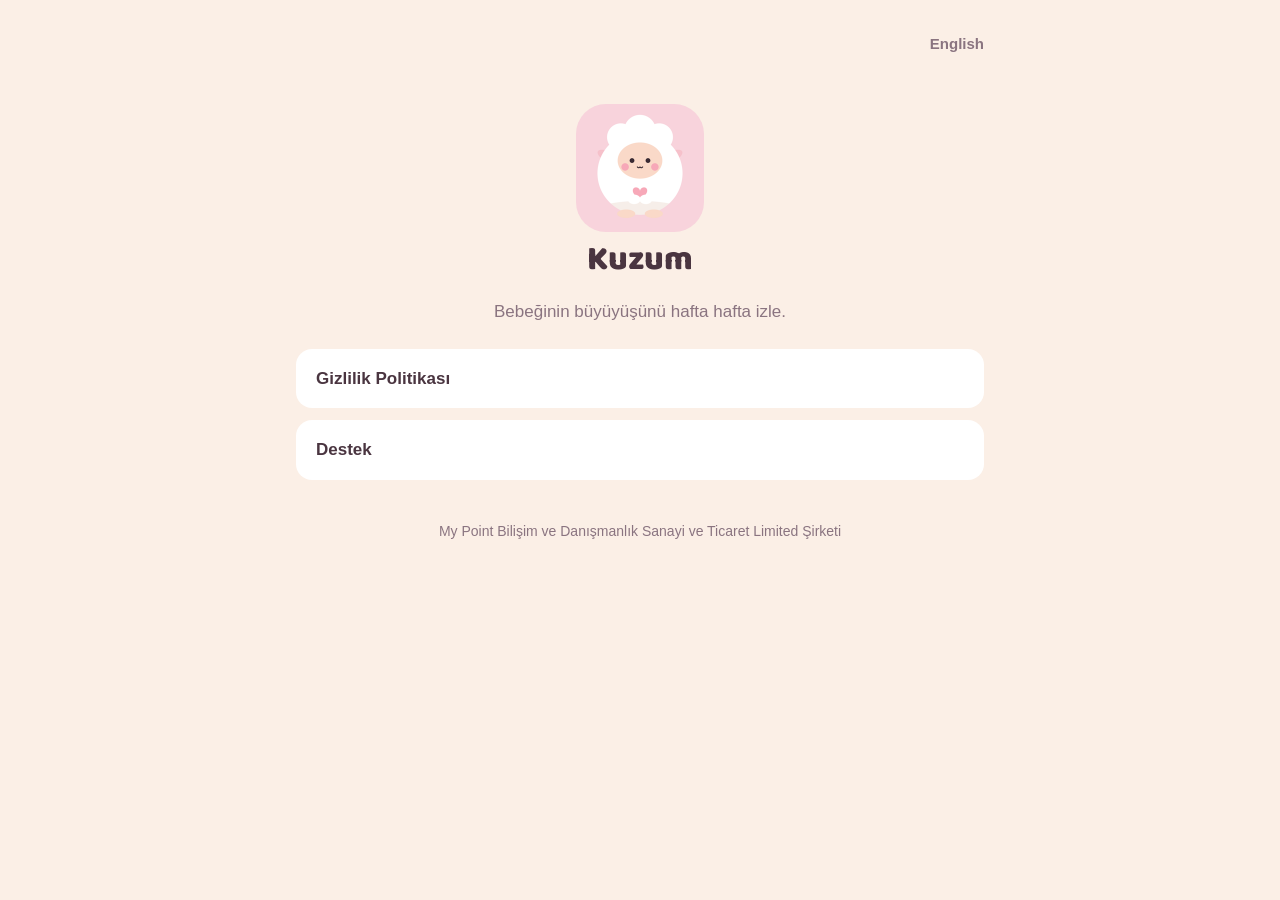
<file: index.html>
<!doctype html>
<html lang="tr">
  <head>
    <meta charset="utf-8" />
    <meta name="viewport" content="width=device-width, initial-scale=1" />
    <title>Kuzum</title>
    <meta name="description" content="Kuzum: bebeğinin büyüyüşünü hafta hafta izle." />
    <link rel="icon" href="favicon.png" />
    <link rel="stylesheet" href="style.css" />
    <link rel="alternate" hreflang="en" href="/en/" />
  </head>
  <body>
    <main>
      <header>
        <span></span>
        <a class="lang" href="/en/" lang="en">English</a>
      </header>

      <div class="hero">
        <img src="icon.png" alt="Kuzum" />
        <h1>Kuzum</h1>
        <p>Bebeğinin büyüyüşünü hafta hafta izle.</p>
      </div>

      <nav class="links">
        <a href="/gizlilik/">Gizlilik Politikası</a>
        <a href="/destek/">Destek</a>
      </nav>

      <footer>My Point Bilişim ve Danışmanlık Sanayi ve Ticaret Limited Şirketi</footer>
    </main>
  </body>
</html>
</file>
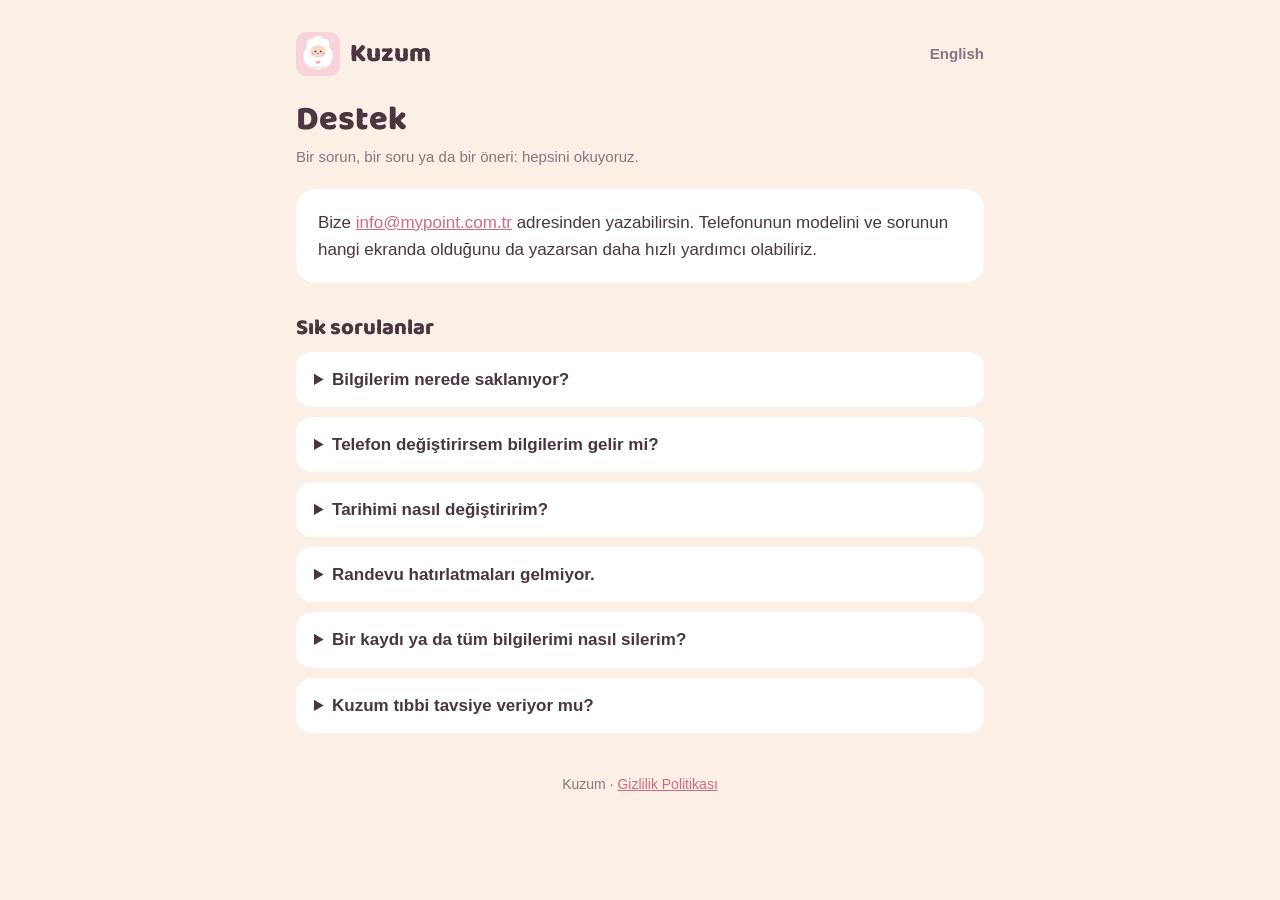
<file: destek/index.html>
<!doctype html>
<html lang="tr">
  <head>
    <meta charset="utf-8" />
    <meta name="viewport" content="width=device-width, initial-scale=1" />
    <title>Destek · Kuzum</title>
    <meta name="description" content="Kuzum destek: sık sorulan sorular ve iletişim." />
    <link rel="icon" href="../favicon.png" />
    <link rel="stylesheet" href="../style.css" />
    <link rel="alternate" hreflang="en" href="/en/support/" />
  </head>
  <body>
    <main>
      <header>
        <a class="brand" href="/"><img src="../icon.png" alt="" />Kuzum</a>
        <a class="lang" href="/en/support/" lang="en">English</a>
      </header>

      <h1>Destek</h1>
      <p class="updated">Bir sorun, bir soru ya da bir öneri: hepsini okuyoruz.</p>

      <div class="card">
        <p style="margin: 0">
          Bize <a href="mailto:info@mypoint.com.tr">info@mypoint.com.tr</a> adresinden yazabilirsin. Telefonunun
          modelini ve sorunun hangi ekranda olduğunu da yazarsan daha hızlı yardımcı olabiliriz.
        </p>
      </div>

      <h2>Sık sorulanlar</h2>

      <details>
        <summary>Bilgilerim nerede saklanıyor?</summary>
        <p>
          Yalnızca telefonunda. Kuzum'da hesap yok ve girdiğin hiçbir bilgi bize gönderilmez. Ayrıntılar
          <a href="/gizlilik/">gizlilik politikasında</a>.
        </p>
      </details>

      <details>
        <summary>Telefon değiştirirsem bilgilerim gelir mi?</summary>
        <p>
          Yeni telefonunu eski telefonunun yedeğinden kurarsan (iCloud Yedekleme, bilgisayar yedeği ya da Google yedeklemesi) Kuzum
          tarihlerin, kayıtların ve fotoğraflarınla birlikte gelir. Yedek yoksa uygulama silindiğinde bilgiler de silinir; geri
          getiremeyiz çünkü bizde bir kopyası yok.
        </p>
      </details>

      <details>
        <summary>Tarihimi nasıl değiştiririm?</summary>
        <p>Ayarlar sekmesinde tarihlerin altındaki "Düzenle"ye dokun. Son adet tarihini ya da tahmini doğum tarihini girebilirsin.</p>
      </details>

      <details>
        <summary>Randevu hatırlatmaları gelmiyor.</summary>
        <p>
          Telefonunun Ayarlar → Bildirimler → Kuzum bölümünden bildirimlerin açık olduğuna bak. Hatırlatma, randevudan bir gün önce
          aynı saatte gelir; randevuyu daha yakın bir zamana eklediysen bir saat önce gelir.
        </p>
      </details>

      <details>
        <summary>Bir kaydı ya da tüm bilgilerimi nasıl silerim?</summary>
        <p>
          Kayıtların çoğu, üzerine uzun basınca ya da kendi ekranındaki "Sil" düğmesiyle silinir. Her şeyi silmek için Ayarlar →
          "Tüm verilerimi sil"i kullanabilir ya da uygulamayı telefonundan kaldırabilirsin.
        </p>
      </details>

      <details>
        <summary>Kuzum tıbbi tavsiye veriyor mu?</summary>
        <p>
          Hayır. Kuzum'daki bilgiler geneldir ve tıbbi tavsiye yerine geçmez; Kuzum tıbbi bir cihaz değildir. Tekme sayacı ve kasılma
          ölçer yalnızca kayıt tutar, değerlendirme yapmaz. Sağlığınla ve bebeğinle ilgili her konuda doktoruna ya da ebene danış.
        </p>
      </details>

      <footer>Kuzum · <a href="/gizlilik/">Gizlilik Politikası</a></footer>
    </main>
  </body>
</html>
</file>
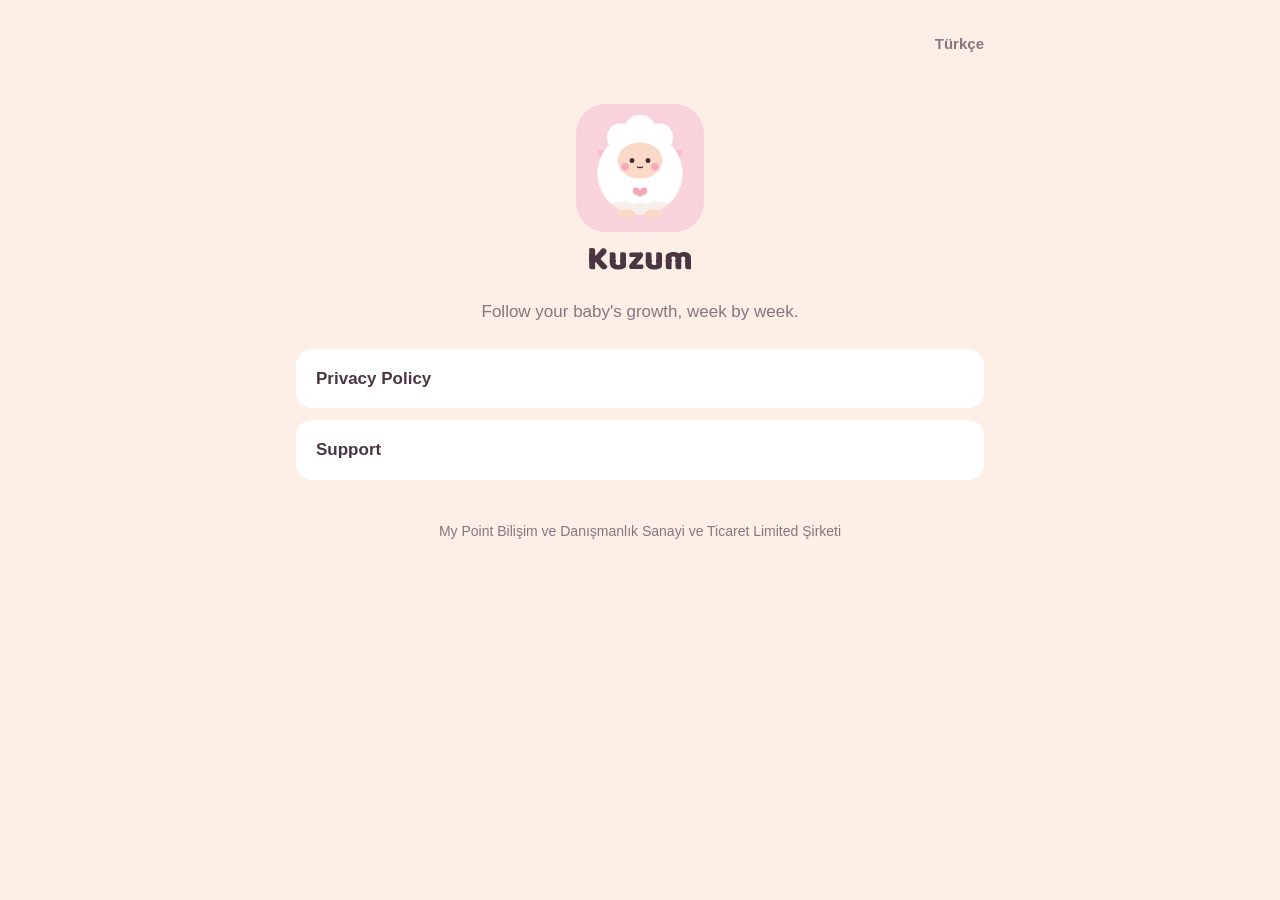
<file: en/index.html>
<!doctype html>
<html lang="en">
  <head>
    <meta charset="utf-8" />
    <meta name="viewport" content="width=device-width, initial-scale=1" />
    <title>Kuzum</title>
    <meta name="description" content="Kuzum: follow your baby's growth, week by week." />
    <link rel="icon" href="../favicon.png" />
    <link rel="stylesheet" href="../style.css" />
    <link rel="alternate" hreflang="tr" href="/" />
  </head>
  <body>
    <main>
      <header>
        <span></span>
        <a class="lang" href="/" lang="tr">Türkçe</a>
      </header>

      <div class="hero">
        <img src="../icon.png" alt="Kuzum" />
        <h1>Kuzum</h1>
        <p>Follow your baby's growth, week by week.</p>
      </div>

      <nav class="links">
        <a href="/en/privacy/">Privacy Policy</a>
        <a href="/en/support/">Support</a>
      </nav>

      <footer>My Point Bilişim ve Danışmanlık Sanayi ve Ticaret Limited Şirketi</footer>
    </main>
  </body>
</html>
</file>
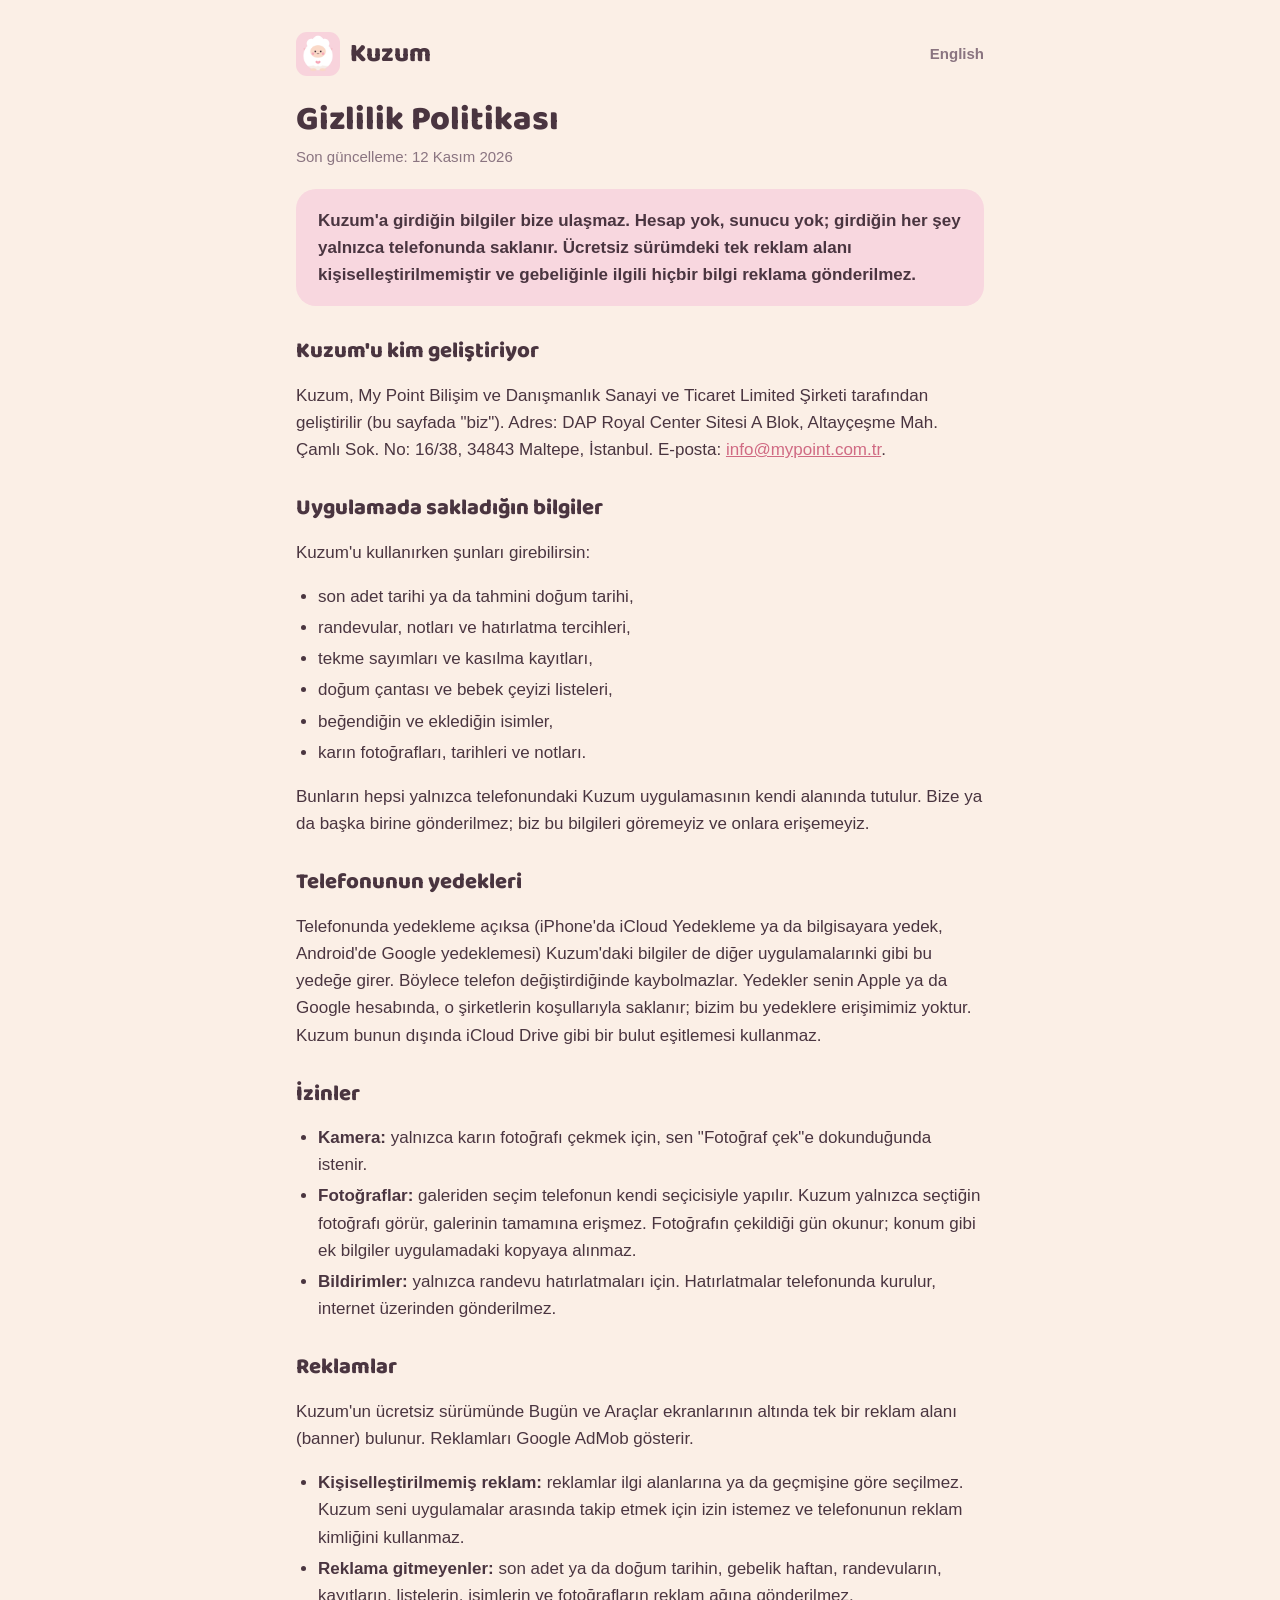
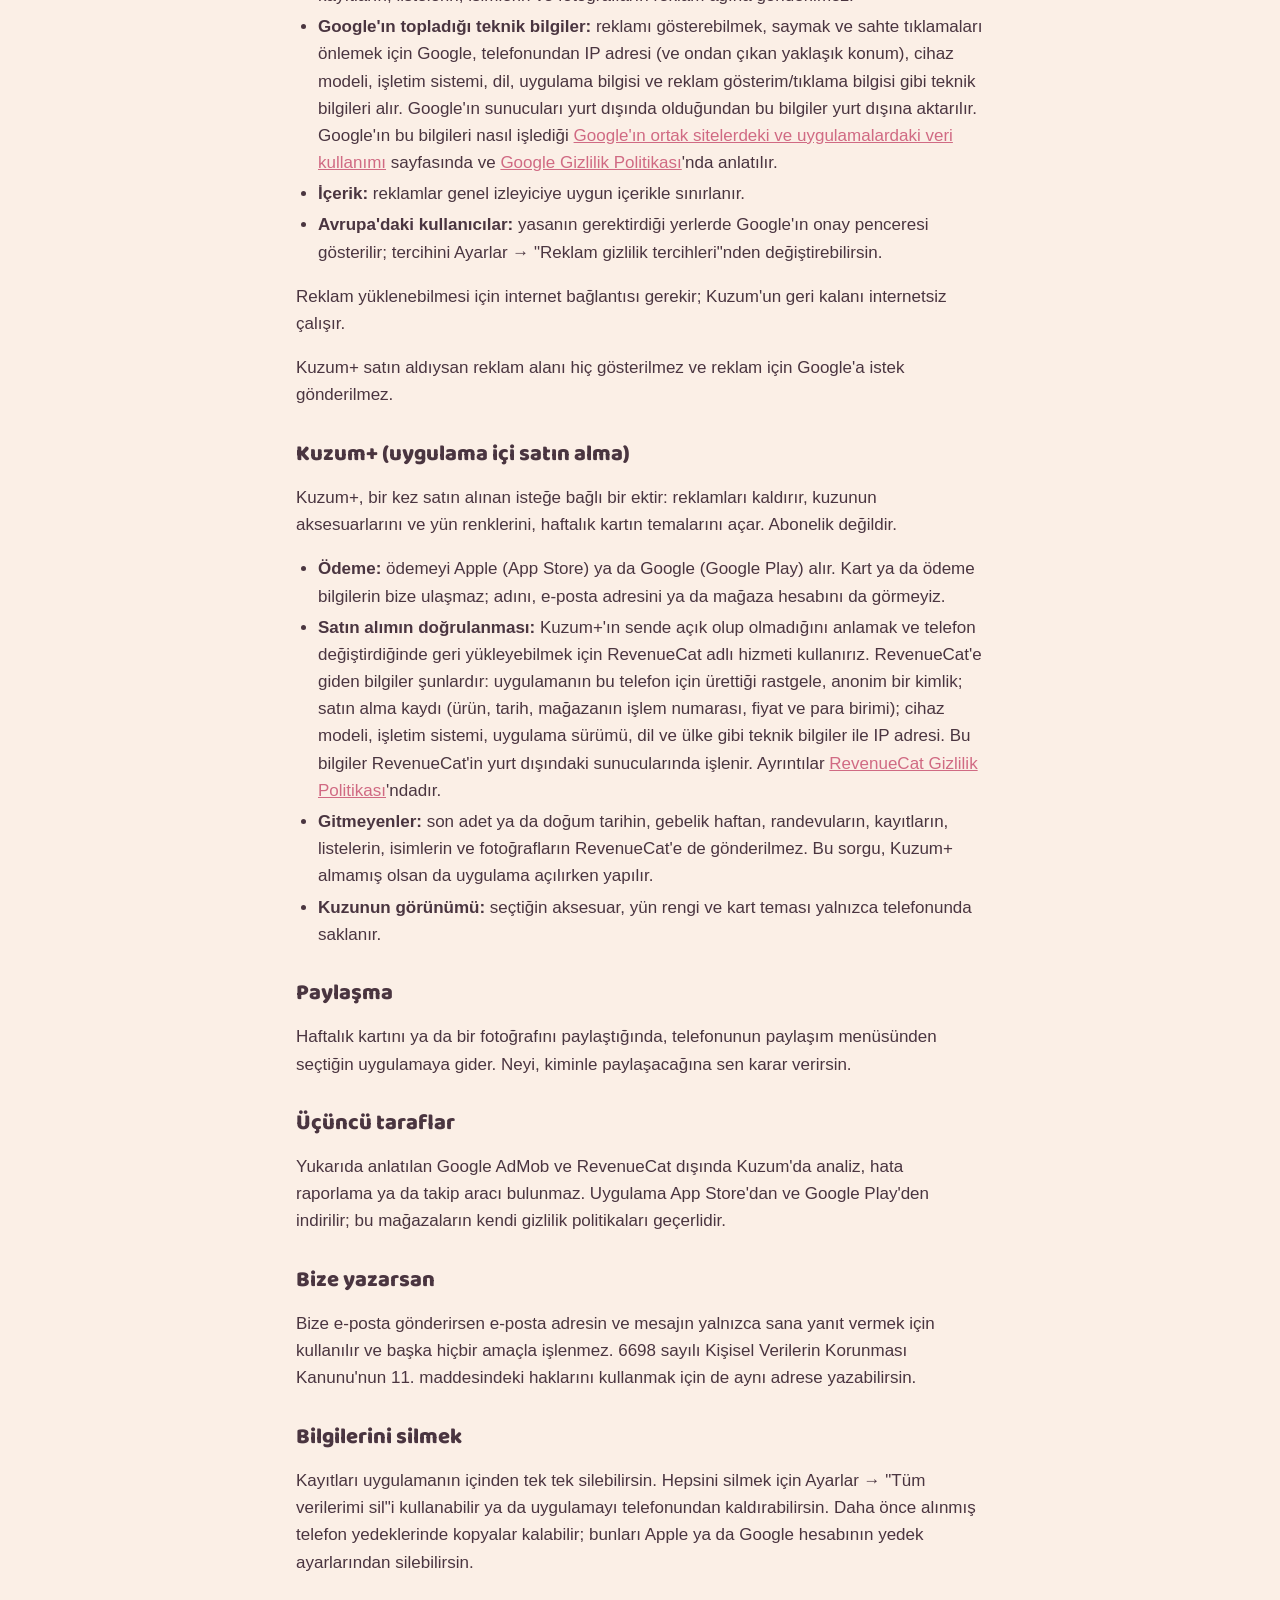
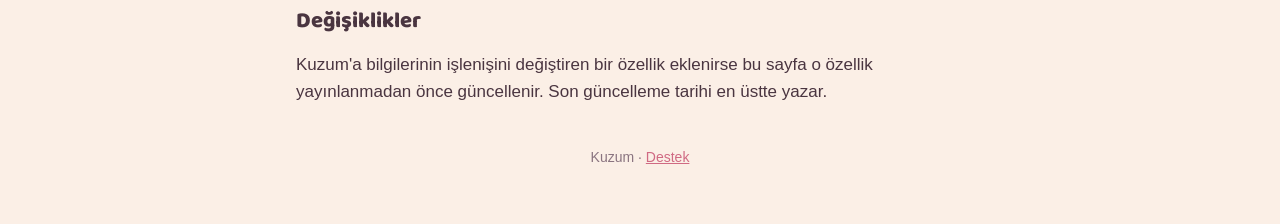
<file: gizlilik/index.html>
<!doctype html>
<html lang="tr">
  <head>
    <meta charset="utf-8" />
    <meta name="viewport" content="width=device-width, initial-scale=1" />
    <title>Gizlilik Politikası · Kuzum</title>
    <meta name="description" content="Kuzum gizlilik politikası: bilgilerin yalnızca telefonunda saklanır." />
    <link rel="icon" href="../favicon.png" />
    <link rel="stylesheet" href="../style.css" />
    <link rel="alternate" hreflang="en" href="/en/privacy/" />
  </head>
  <body>
    <main>
      <header>
        <a class="brand" href="/"><img src="../icon.png" alt="" />Kuzum</a>
        <a class="lang" href="/en/privacy/" lang="en">English</a>
      </header>

      <h1>Gizlilik Politikası</h1>
      <p class="updated">Son güncelleme: 12 Kasım 2026</p>

      <p class="summary">
        Kuzum'a girdiğin bilgiler bize ulaşmaz. Hesap yok, sunucu yok; girdiğin her şey yalnızca telefonunda saklanır. Ücretsiz
        sürümdeki tek reklam alanı kişiselleştirilmemiştir ve gebeliğinle ilgili hiçbir bilgi reklama gönderilmez.
      </p>

      <h2>Kuzum'u kim geliştiriyor</h2>
      <p>
        Kuzum, My Point Bilişim ve Danışmanlık Sanayi ve Ticaret Limited Şirketi tarafından geliştirilir (bu sayfada "biz"). Adres: DAP Royal Center Sitesi A Blok, Altayçeşme Mah. Çamlı Sok. No: 16/38, 34843 Maltepe, İstanbul. E-posta:
        <a href="mailto:info@mypoint.com.tr">info@mypoint.com.tr</a>.
      </p>

      <h2>Uygulamada sakladığın bilgiler</h2>
      <p>Kuzum'u kullanırken şunları girebilirsin:</p>
      <ul>
        <li>son adet tarihi ya da tahmini doğum tarihi,</li>
        <li>randevular, notları ve hatırlatma tercihleri,</li>
        <li>tekme sayımları ve kasılma kayıtları,</li>
        <li>doğum çantası ve bebek çeyizi listeleri,</li>
        <li>beğendiğin ve eklediğin isimler,</li>
        <li>karın fotoğrafları, tarihleri ve notları.</li>
      </ul>
      <p>
        Bunların hepsi yalnızca telefonundaki Kuzum uygulamasının kendi alanında tutulur. Bize ya da başka birine gönderilmez; biz bu
        bilgileri göremeyiz ve onlara erişemeyiz.
      </p>

      <h2>Telefonunun yedekleri</h2>
      <p>
        Telefonunda yedekleme açıksa (iPhone'da iCloud Yedekleme ya da bilgisayara yedek, Android'de Google yedeklemesi) Kuzum'daki
        bilgiler de diğer uygulamalarınki gibi bu yedeğe girer. Böylece telefon değiştirdiğinde kaybolmazlar. Yedekler senin Apple ya
        da Google hesabında, o şirketlerin koşullarıyla saklanır; bizim bu yedeklere erişimimiz yoktur. Kuzum bunun dışında iCloud
        Drive gibi bir bulut eşitlemesi kullanmaz.
      </p>

      <h2>İzinler</h2>
      <ul>
        <li>
          <strong>Kamera:</strong> yalnızca karın fotoğrafı çekmek için, sen "Fotoğraf çek"e dokunduğunda istenir.
        </li>
        <li>
          <strong>Fotoğraflar:</strong> galeriden seçim telefonun kendi seçicisiyle yapılır. Kuzum yalnızca seçtiğin fotoğrafı görür,
          galerinin tamamına erişmez. Fotoğrafın çekildiği gün okunur; konum gibi ek bilgiler uygulamadaki kopyaya alınmaz.
        </li>
        <li>
          <strong>Bildirimler:</strong> yalnızca randevu hatırlatmaları için. Hatırlatmalar telefonunda kurulur, internet üzerinden
          gönderilmez.
        </li>
      </ul>

      <h2>Reklamlar</h2>
      <p>
        Kuzum'un ücretsiz sürümünde Bugün ve Araçlar ekranlarının altında tek bir reklam alanı (banner) bulunur. Reklamları Google
        AdMob gösterir.
      </p>
      <ul>
        <li>
          <strong>Kişiselleştirilmemiş reklam:</strong> reklamlar ilgi alanlarına ya da geçmişine göre seçilmez. Kuzum seni
          uygulamalar arasında takip etmek için izin istemez ve telefonunun reklam kimliğini kullanmaz.
        </li>
        <li>
          <strong>Reklama gitmeyenler:</strong> son adet ya da doğum tarihin, gebelik haftan, randevuların, kayıtların, listelerin,
          isimlerin ve fotoğrafların reklam ağına gönderilmez.
        </li>
        <li>
          <strong>Google'ın topladığı teknik bilgiler:</strong> reklamı gösterebilmek, saymak ve sahte tıklamaları önlemek için Google,
          telefonundan IP adresi (ve ondan çıkan yaklaşık konum), cihaz modeli, işletim sistemi, dil, uygulama bilgisi ve reklam
          gösterim/tıklama bilgisi gibi teknik bilgileri alır. Google'ın sunucuları yurt dışında olduğundan bu bilgiler yurt dışına
          aktarılır. Google'ın bu bilgileri nasıl işlediği
          <a href="https://policies.google.com/technologies/partner-sites?hl=tr">Google'ın ortak sitelerdeki ve uygulamalardaki veri
          kullanımı</a> sayfasında ve <a href="https://policies.google.com/privacy?hl=tr">Google Gizlilik Politikası</a>'nda
          anlatılır.
        </li>
        <li>
          <strong>İçerik:</strong> reklamlar genel izleyiciye uygun içerikle sınırlanır.
        </li>
        <li>
          <strong>Avrupa'daki kullanıcılar:</strong> yasanın gerektirdiği yerlerde Google'ın onay penceresi gösterilir; tercihini
          Ayarlar → "Reklam gizlilik tercihleri"nden değiştirebilirsin.
        </li>
      </ul>
      <p>Reklam yüklenebilmesi için internet bağlantısı gerekir; Kuzum'un geri kalanı internetsiz çalışır.</p>
      <p>
        Kuzum+ satın aldıysan reklam alanı hiç gösterilmez ve reklam için Google'a istek gönderilmez.
      </p>

      <h2>Kuzum+ (uygulama içi satın alma)</h2>
      <p>
        Kuzum+, bir kez satın alınan isteğe bağlı bir ektir: reklamları kaldırır, kuzunun aksesuarlarını ve yün renklerini, haftalık
        kartın temalarını açar. Abonelik değildir.
      </p>
      <ul>
        <li>
          <strong>Ödeme:</strong> ödemeyi Apple (App Store) ya da Google (Google Play) alır. Kart ya da ödeme bilgilerin bize ulaşmaz;
          adını, e-posta adresini ya da mağaza hesabını da görmeyiz.
        </li>
        <li>
          <strong>Satın alımın doğrulanması:</strong> Kuzum+'ın sende açık olup olmadığını anlamak ve telefon değiştirdiğinde geri
          yükleyebilmek için RevenueCat adlı hizmeti kullanırız. RevenueCat'e giden bilgiler şunlardır: uygulamanın bu telefon için
          ürettiği rastgele, anonim bir kimlik; satın alma kaydı (ürün, tarih, mağazanın işlem numarası, fiyat ve para birimi);
          cihaz modeli, işletim sistemi, uygulama sürümü, dil ve ülke gibi teknik bilgiler ile IP adresi. Bu bilgiler RevenueCat'in
          yurt dışındaki sunucularında işlenir. Ayrıntılar
          <a href="https://www.revenuecat.com/privacy">RevenueCat Gizlilik Politikası</a>'ndadır.
        </li>
        <li>
          <strong>Gitmeyenler:</strong> son adet ya da doğum tarihin, gebelik haftan, randevuların, kayıtların, listelerin, isimlerin ve
          fotoğrafların RevenueCat'e de gönderilmez. Bu sorgu, Kuzum+ almamış olsan da uygulama açılırken yapılır.
        </li>
        <li>
          <strong>Kuzunun görünümü:</strong> seçtiğin aksesuar, yün rengi ve kart teması yalnızca telefonunda saklanır.
        </li>
      </ul>

      <h2>Paylaşma</h2>
      <p>
        Haftalık kartını ya da bir fotoğrafını paylaştığında, telefonunun paylaşım menüsünden seçtiğin uygulamaya gider. Neyi, kiminle
        paylaşacağına sen karar verirsin.
      </p>

      <h2>Üçüncü taraflar</h2>
      <p>
        Yukarıda anlatılan Google AdMob ve RevenueCat dışında Kuzum'da analiz, hata raporlama ya da takip aracı bulunmaz. Uygulama App Store'dan
        ve Google Play'den indirilir; bu mağazaların kendi gizlilik politikaları geçerlidir.
      </p>

      <h2>Bize yazarsan</h2>
      <p>
        Bize e-posta gönderirsen e-posta adresin ve mesajın yalnızca sana yanıt vermek için kullanılır ve başka hiçbir amaçla
        işlenmez. 6698 sayılı Kişisel Verilerin Korunması Kanunu'nun 11. maddesindeki haklarını kullanmak için de aynı adrese
        yazabilirsin.
      </p>

      <h2>Bilgilerini silmek</h2>
      <p>
        Kayıtları uygulamanın içinden tek tek silebilirsin. Hepsini silmek için Ayarlar → "Tüm verilerimi sil"i kullanabilir ya da uygulamayı telefonundan kaldırabilirsin. Daha önce
        alınmış telefon yedeklerinde kopyalar kalabilir; bunları Apple ya da Google hesabının yedek ayarlarından silebilirsin.
      </p>

      <h2>Değişiklikler</h2>
      <p>
        Kuzum'a bilgilerinin işlenişini değiştiren bir özellik eklenirse bu sayfa o özellik yayınlanmadan önce güncellenir. Son güncelleme tarihi en üstte yazar.
      </p>

      <footer>Kuzum · <a href="/destek/">Destek</a></footer>
    </main>
  </body>
</html>
</file>
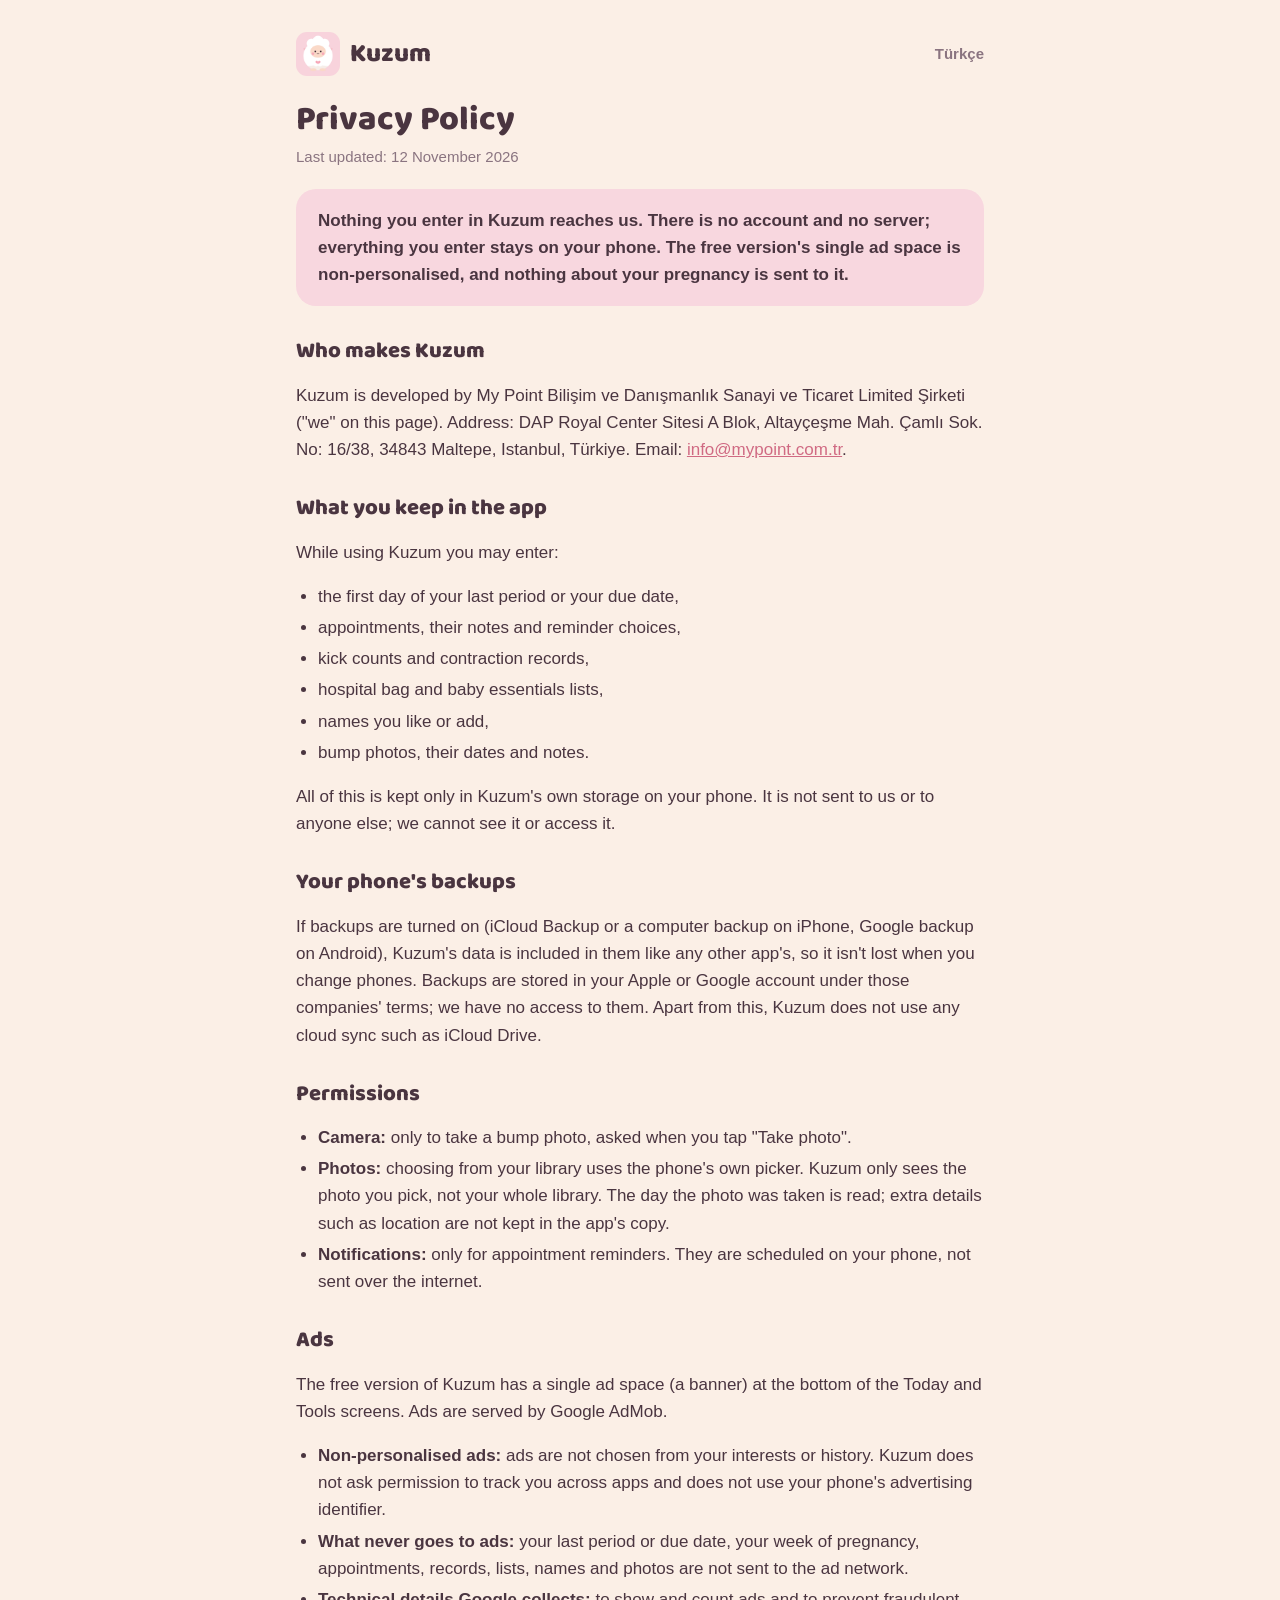
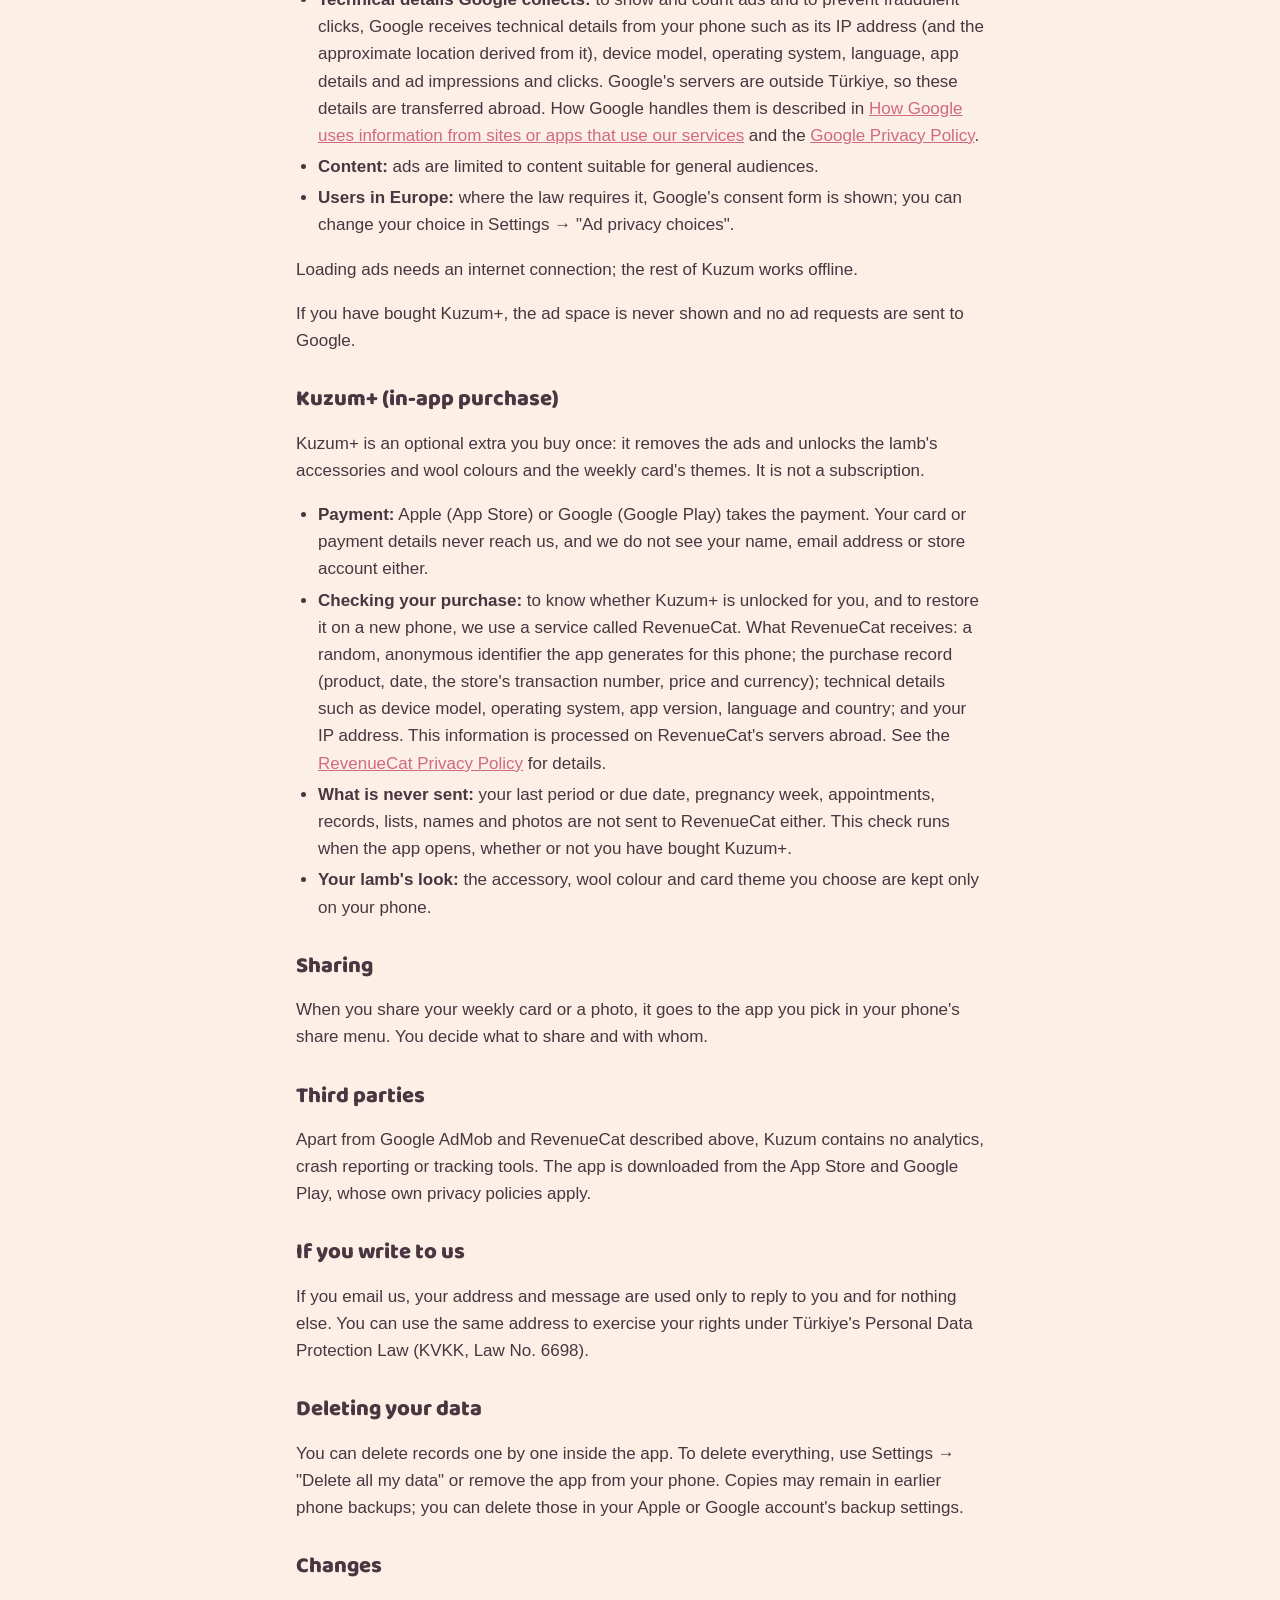
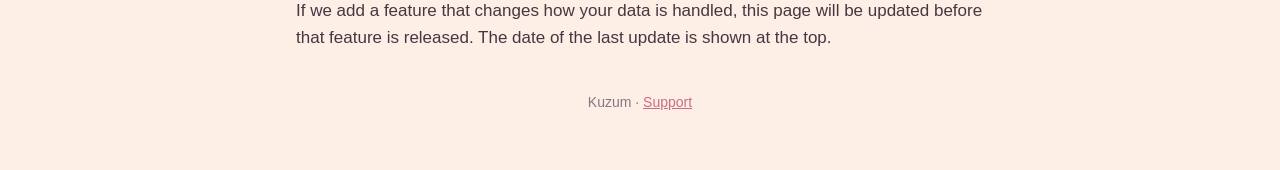
<file: en/privacy/index.html>
<!doctype html>
<html lang="en">
  <head>
    <meta charset="utf-8" />
    <meta name="viewport" content="width=device-width, initial-scale=1" />
    <title>Privacy Policy · Kuzum</title>
    <meta name="description" content="Kuzum privacy policy: your details stay on your phone." />
    <link rel="icon" href="../../favicon.png" />
    <link rel="stylesheet" href="../../style.css" />
    <link rel="alternate" hreflang="tr" href="/gizlilik/" />
  </head>
  <body>
    <main>
      <header>
        <a class="brand" href="/en/"><img src="../../icon.png" alt="" />Kuzum</a>
        <a class="lang" href="/gizlilik/" lang="tr">Türkçe</a>
      </header>

      <h1>Privacy Policy</h1>
      <p class="updated">Last updated: 12 November 2026</p>

      <p class="summary">
        Nothing you enter in Kuzum reaches us. There is no account and no server; everything you enter stays on your phone. The free
        version's single ad space is non-personalised, and nothing about your pregnancy is sent to it.
      </p>

      <h2>Who makes Kuzum</h2>
      <p>
        Kuzum is developed by My Point Bilişim ve Danışmanlık Sanayi ve Ticaret Limited Şirketi ("we" on this page). Address: DAP Royal Center Sitesi A Blok, Altayçeşme Mah. Çamlı Sok. No: 16/38, 34843 Maltepe, Istanbul, Türkiye. Email:
        <a href="mailto:info@mypoint.com.tr">info@mypoint.com.tr</a>.
      </p>

      <h2>What you keep in the app</h2>
      <p>While using Kuzum you may enter:</p>
      <ul>
        <li>the first day of your last period or your due date,</li>
        <li>appointments, their notes and reminder choices,</li>
        <li>kick counts and contraction records,</li>
        <li>hospital bag and baby essentials lists,</li>
        <li>names you like or add,</li>
        <li>bump photos, their dates and notes.</li>
      </ul>
      <p>
        All of this is kept only in Kuzum's own storage on your phone. It is not sent to us or to anyone else; we cannot see it or
        access it.
      </p>

      <h2>Your phone's backups</h2>
      <p>
        If backups are turned on (iCloud Backup or a computer backup on iPhone, Google backup on Android), Kuzum's data is included
        in them like any other app's, so it isn't lost when you change phones. Backups are stored in your Apple or Google account
        under those companies' terms; we have no access to them. Apart from this, Kuzum does not use any cloud sync such as iCloud
        Drive.
      </p>

      <h2>Permissions</h2>
      <ul>
        <li><strong>Camera:</strong> only to take a bump photo, asked when you tap "Take photo".</li>
        <li>
          <strong>Photos:</strong> choosing from your library uses the phone's own picker. Kuzum only sees the photo you pick, not
          your whole library. The day the photo was taken is read; extra details such as location are not kept in the app's copy.
        </li>
        <li>
          <strong>Notifications:</strong> only for appointment reminders. They are scheduled on your phone, not sent over the
          internet.
        </li>
      </ul>

      <h2>Ads</h2>
      <p>
        The free version of Kuzum has a single ad space (a banner) at the bottom of the Today and Tools screens. Ads are served by
        Google AdMob.
      </p>
      <ul>
        <li>
          <strong>Non-personalised ads:</strong> ads are not chosen from your interests or history. Kuzum does not ask permission to
          track you across apps and does not use your phone's advertising identifier.
        </li>
        <li>
          <strong>What never goes to ads:</strong> your last period or due date, your week of pregnancy, appointments, records,
          lists, names and photos are not sent to the ad network.
        </li>
        <li>
          <strong>Technical details Google collects:</strong> to show and count ads and to prevent fraudulent clicks, Google
          receives technical details from your phone such as its IP address (and the approximate location derived from it), device
          model, operating system, language, app details and ad impressions and clicks. Google's servers are outside Türkiye, so
          these details are transferred abroad. How Google handles them is described in
          <a href="https://policies.google.com/technologies/partner-sites">How Google uses information from sites or apps that use
          our services</a> and the <a href="https://policies.google.com/privacy">Google Privacy Policy</a>.
        </li>
        <li>
          <strong>Content:</strong> ads are limited to content suitable for general audiences.
        </li>
        <li>
          <strong>Users in Europe:</strong> where the law requires it, Google's consent form is shown; you can change your choice in
          Settings → "Ad privacy choices".
        </li>
      </ul>
      <p>Loading ads needs an internet connection; the rest of Kuzum works offline.</p>
      <p>If you have bought Kuzum+, the ad space is never shown and no ad requests are sent to Google.</p>

      <h2>Kuzum+ (in-app purchase)</h2>
      <p>
        Kuzum+ is an optional extra you buy once: it removes the ads and unlocks the lamb's accessories and wool colours and the
        weekly card's themes. It is not a subscription.
      </p>
      <ul>
        <li>
          <strong>Payment:</strong> Apple (App Store) or Google (Google Play) takes the payment. Your card or payment details never
          reach us, and we do not see your name, email address or store account either.
        </li>
        <li>
          <strong>Checking your purchase:</strong> to know whether Kuzum+ is unlocked for you, and to restore it on a new phone, we
          use a service called RevenueCat. What RevenueCat receives: a random, anonymous identifier the app generates for this
          phone; the purchase record (product, date, the store's transaction number, price and currency); technical details such
          as device model, operating system, app version, language and country; and your IP address. This information is processed
          on RevenueCat's servers abroad. See the
          <a href="https://www.revenuecat.com/privacy">RevenueCat Privacy Policy</a> for details.
        </li>
        <li>
          <strong>What is never sent:</strong> your last period or due date, pregnancy week, appointments, records, lists, names and
          photos are not sent to RevenueCat either. This check runs when the app opens, whether or not you have bought Kuzum+.
        </li>
        <li>
          <strong>Your lamb's look:</strong> the accessory, wool colour and card theme you choose are kept only on your phone.
        </li>
      </ul>

      <h2>Sharing</h2>
      <p>
        When you share your weekly card or a photo, it goes to the app you pick in your phone's share menu. You decide what to share
        and with whom.
      </p>

      <h2>Third parties</h2>
      <p>
        Apart from Google AdMob and RevenueCat described above, Kuzum contains no analytics, crash reporting or tracking tools. The app is
        downloaded from the App Store and Google Play, whose own privacy policies apply.
      </p>

      <h2>If you write to us</h2>
      <p>
        If you email us, your address and message are used only to reply to you and for nothing else. You can use the same address
        to exercise your rights under Türkiye's Personal Data Protection Law (KVKK, Law No. 6698).
      </p>

      <h2>Deleting your data</h2>
      <p>
        You can delete records one by one inside the app. To delete everything, use Settings → "Delete all my data" or remove the app from your phone. Copies may remain in
        earlier phone backups; you can delete those in your Apple or Google account's backup settings.
      </p>

      <h2>Changes</h2>
      <p>
        If we add a feature that changes how your data is handled, this page will be updated before that feature is released. The date of the last update is shown at the top.
      </p>

      <footer>Kuzum · <a href="/en/support/">Support</a></footer>
    </main>
  </body>
</html>
</file>
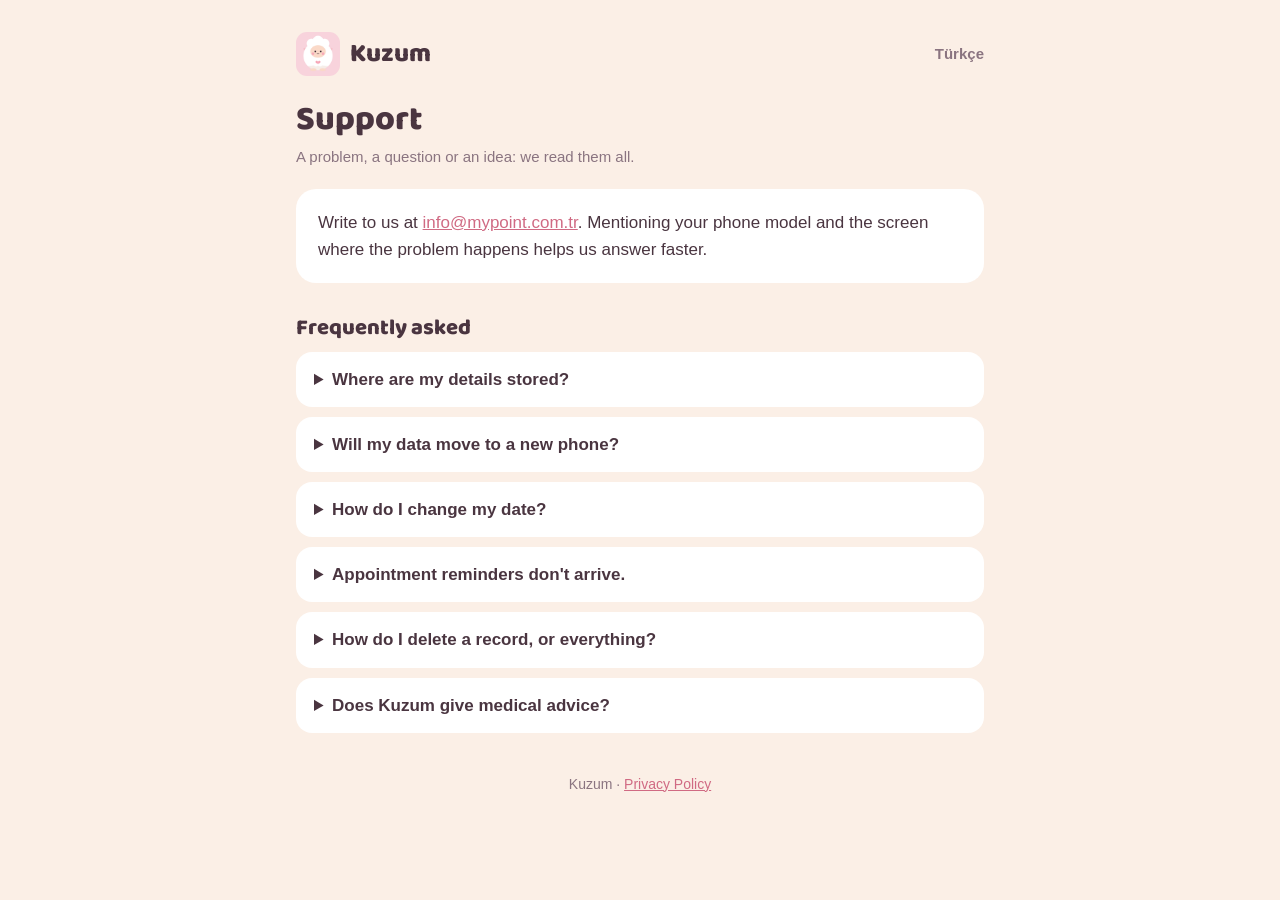
<file: en/support/index.html>
<!doctype html>
<html lang="en">
  <head>
    <meta charset="utf-8" />
    <meta name="viewport" content="width=device-width, initial-scale=1" />
    <title>Support · Kuzum</title>
    <meta name="description" content="Kuzum support: frequently asked questions and contact." />
    <link rel="icon" href="../../favicon.png" />
    <link rel="stylesheet" href="../../style.css" />
    <link rel="alternate" hreflang="tr" href="/destek/" />
  </head>
  <body>
    <main>
      <header>
        <a class="brand" href="/en/"><img src="../../icon.png" alt="" />Kuzum</a>
        <a class="lang" href="/destek/" lang="tr">Türkçe</a>
      </header>

      <h1>Support</h1>
      <p class="updated">A problem, a question or an idea: we read them all.</p>

      <div class="card">
        <p style="margin: 0">
          Write to us at <a href="mailto:info@mypoint.com.tr">info@mypoint.com.tr</a>. Mentioning your phone model and
          the screen where the problem happens helps us answer faster.
        </p>
      </div>

      <h2>Frequently asked</h2>

      <details>
        <summary>Where are my details stored?</summary>
        <p>
          Only on your phone. Kuzum has no account and nothing you enter is sent to us. See the
          <a href="/en/privacy/">privacy policy</a> for details.
        </p>
      </details>

      <details>
        <summary>Will my data move to a new phone?</summary>
        <p>
          If you set up your new phone from your old phone's backup (iCloud Backup, a computer backup or Google backup), Kuzum comes
          with your dates, records and photos. Without a backup, deleting the app deletes the data too, and we can't bring it back
          because we don't have a copy.
        </p>
      </details>

      <details>
        <summary>How do I change my date?</summary>
        <p>In the Settings tab, tap "Edit" under your dates. You can enter your last period or your due date.</p>
      </details>

      <details>
        <summary>Appointment reminders don't arrive.</summary>
        <p>
          Check that notifications are on in your phone's Settings → Notifications → Kuzum. A reminder arrives one day before at the
          same time; if you added the appointment closer than that, it arrives one hour before.
        </p>
      </details>

      <details>
        <summary>How do I delete a record, or everything?</summary>
        <p>
          Most records are deleted by pressing and holding them, or with the "Delete" button on their own screen. To delete
          everything, use Settings → "Delete all my data" or remove the app from your phone.
        </p>
      </details>

      <details>
        <summary>Does Kuzum give medical advice?</summary>
        <p>
          No. The information in Kuzum is general and is not a substitute for medical advice; Kuzum is not a medical device. The kick
          counter and contraction timer only keep records and make no assessment. Talk to your doctor or midwife about anything
          concerning your health and your baby.
        </p>
      </details>

      <footer>Kuzum · <a href="/en/privacy/">Privacy Policy</a></footer>
    </main>
  </body>
</html>
</file>
<file: style.css>
/* Same palette as the app (src/theme/colors.ts). The heading font is served from here, no font CDN. */
@font-face {
  font-family: 'Baloo 2';
  src: url('baloo2.woff') format('woff');
  font-weight: 800;
  font-display: swap;
}

:root {
  --background: #fbefe6;
  --surface: #ffffff;
  --ink: #4a3540;
  --muted: #8a7480;
  --accent: #d06a83;
  --accent-soft: #f8d7df;
}

* {
  box-sizing: border-box;
}

body {
  margin: 0;
  background: var(--background);
  color: var(--ink);
  font: 17px/1.6 -apple-system, BlinkMacSystemFont, 'Segoe UI', Roboto, sans-serif;
}

main {
  max-width: 720px;
  margin: 0 auto;
  padding: 32px 16px 56px;
}

header {
  display: flex;
  align-items: center;
  justify-content: space-between;
  gap: 12px;
  margin-bottom: 24px;
}

.brand {
  display: flex;
  align-items: center;
  gap: 10px;
  color: var(--ink);
  text-decoration: none;
  font: 800 26px/1 'Baloo 2', sans-serif;
}

.brand img {
  width: 44px;
  height: 44px;
  border-radius: 11px;
}

.lang {
  color: var(--muted);
  font-size: 15px;
  font-weight: 600;
  text-decoration: none;
}

h1,
h2 {
  font-family: 'Baloo 2', sans-serif;
  font-weight: 800;
  line-height: 1.2;
}

h1 {
  font-size: 34px;
  margin: 0 0 4px;
}

h2 {
  font-size: 22px;
  margin: 32px 0 8px;
}

.updated {
  color: var(--muted);
  font-size: 15px;
  margin: 0 0 20px;
}

.card {
  background: var(--surface);
  border-radius: 20px;
  padding: 20px 22px;
}

.summary {
  background: var(--accent-soft);
  border-radius: 20px;
  padding: 18px 22px;
  font-weight: 600;
}

a {
  color: var(--accent);
}

ul {
  padding-left: 22px;
}

li {
  margin: 4px 0;
}

details {
  background: var(--surface);
  border-radius: 16px;
  padding: 14px 18px;
  margin: 10px 0;
}

summary {
  cursor: pointer;
  font-weight: 700;
}

details p {
  margin: 10px 0 0;
}

.links {
  display: grid;
  gap: 12px;
  margin-top: 24px;
}

.links a {
  display: block;
  background: var(--surface);
  border-radius: 16px;
  padding: 16px 20px;
  color: var(--ink);
  font-weight: 700;
  text-decoration: none;
}

.hero {
  text-align: center;
  padding-top: 24px;
}

.hero img {
  width: 128px;
  height: 128px;
  border-radius: 30px;
}

.hero p {
  color: var(--muted);
}

footer {
  margin-top: 40px;
  color: var(--muted);
  font-size: 14px;
  text-align: center;
}
</file>
